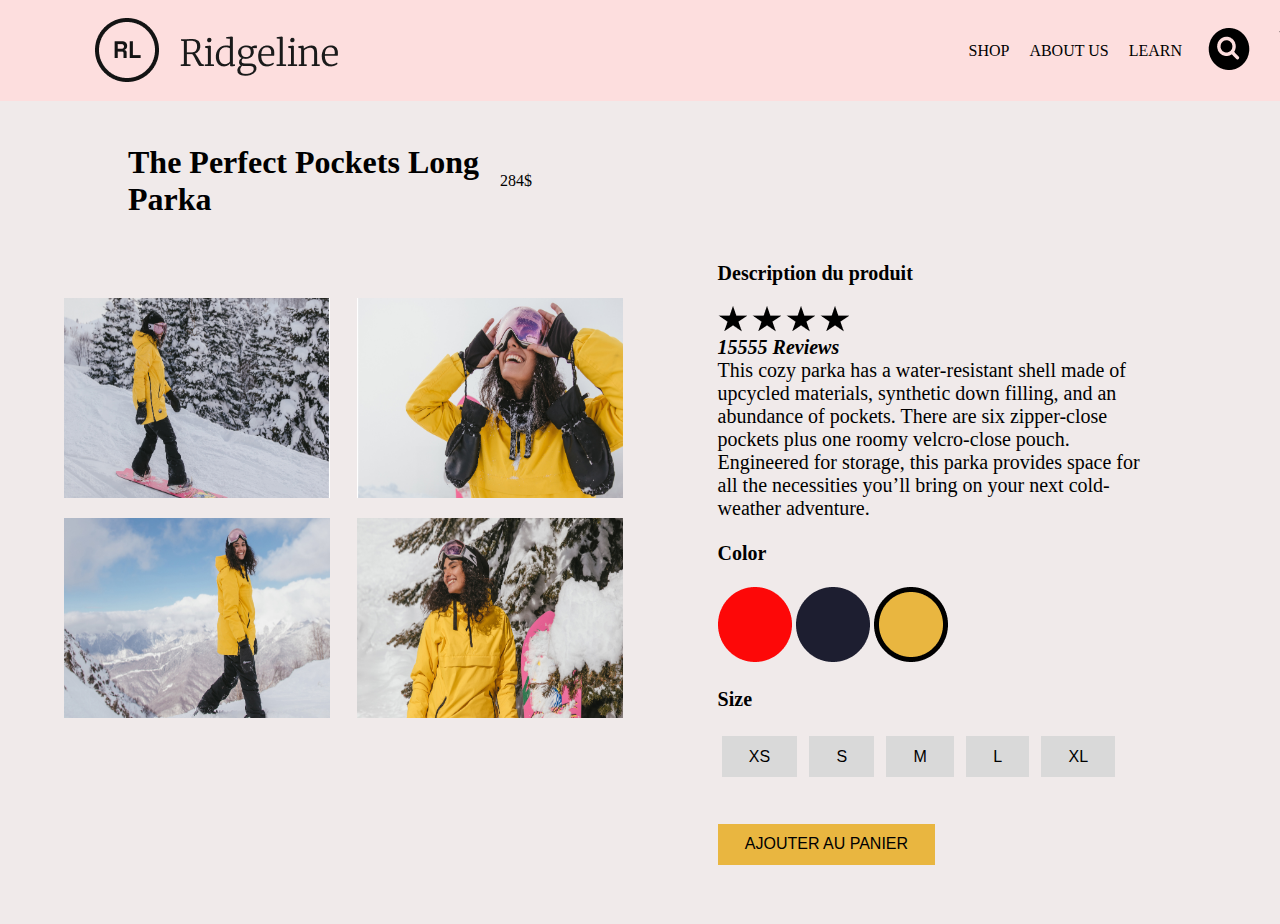
<file: index.html>
<!DOCTYPE html>
<html lang="en">
<head>
    <meta charset="UTF-8">
    <meta name="viewport" content="width=device-width, initial-scale=1.0">
    <title>RIDGELINE</title>
    <link rel="stylesheet" href="index.css">
</head>
<body>
    <header>
        <img src="./images/LOGO.png" alt="logo">
        <ul>
            <li> <a href="#">SHOP</a></li>
            <li><a href="#">ABOUT US</a></li>
            <li><a href="#">LEARN</a></li>
            <li ><img class="icone" src="images/search-circle 1clolor.png" alt="Search"></li>
            <li > <img src="images/cart 1color.png" alt="cart"  ></li>
        </ul>
        
    </header>

    <main>
        <section>
            <div class="title">
        <h1>The Perfect Pockets Long Parka</h1>
        <span>284$</span>  
    </div> 
        <div class="gridimage">
            <img src="images/Mdoel-Snowboard-Lg.jpg" alt="parka1">
            <img src="images/Model-Close Up-Lg.jpg" alt="parka">
            <img src="images/Model-Mountain-Lg.jpg" alt="parka">
            <img src="images/Model-Tree-Lg.jpg" alt="parka">
        </div>
    </section>
        <section>
        <div class="colonnegauche">
            <h2>Description du produit</h2>
            <img src="images/Star 1.png" alt="star">
            <img src="images/Star 1.png" alt="star">
            <img src="images/Star 1.png" alt="star">
            <img src="images/Star 1.png" alt="star"> <br>
            <p class="p-bold">15555 Reviews</p>
            <p>This cozy parka has a water-resistant shell made of upcycled materials, synthetic down filling, and an abundance of pockets. There are six zipper-close pockets plus one roomy velcro-close pouch. Engineered for storage, this parka provides 
            space for all the necessities you’ll bring on your next cold-weather adventure.</p>
            <h2>Color</h2>
            <img src="images/Ellipse 1.png" alt="Ellipse">
            <img src="images/Ellipse 2.png" alt="Ellipse">
            <img src="images/Ellipse 3.png" alt="Ellipse">
            <h2>Size</h2>
            <button class="btn">XS</button>
            <button class="btn">S</button>
            <button class="btn">M</button>
            <button class="btn">L</button>
            <button class="btn">XL</button>
            <button class="button_panier btn">AJOUTER AU PANIER</button>
        </div>
    </section>
    </main>
    
</body>
</html>
</file>
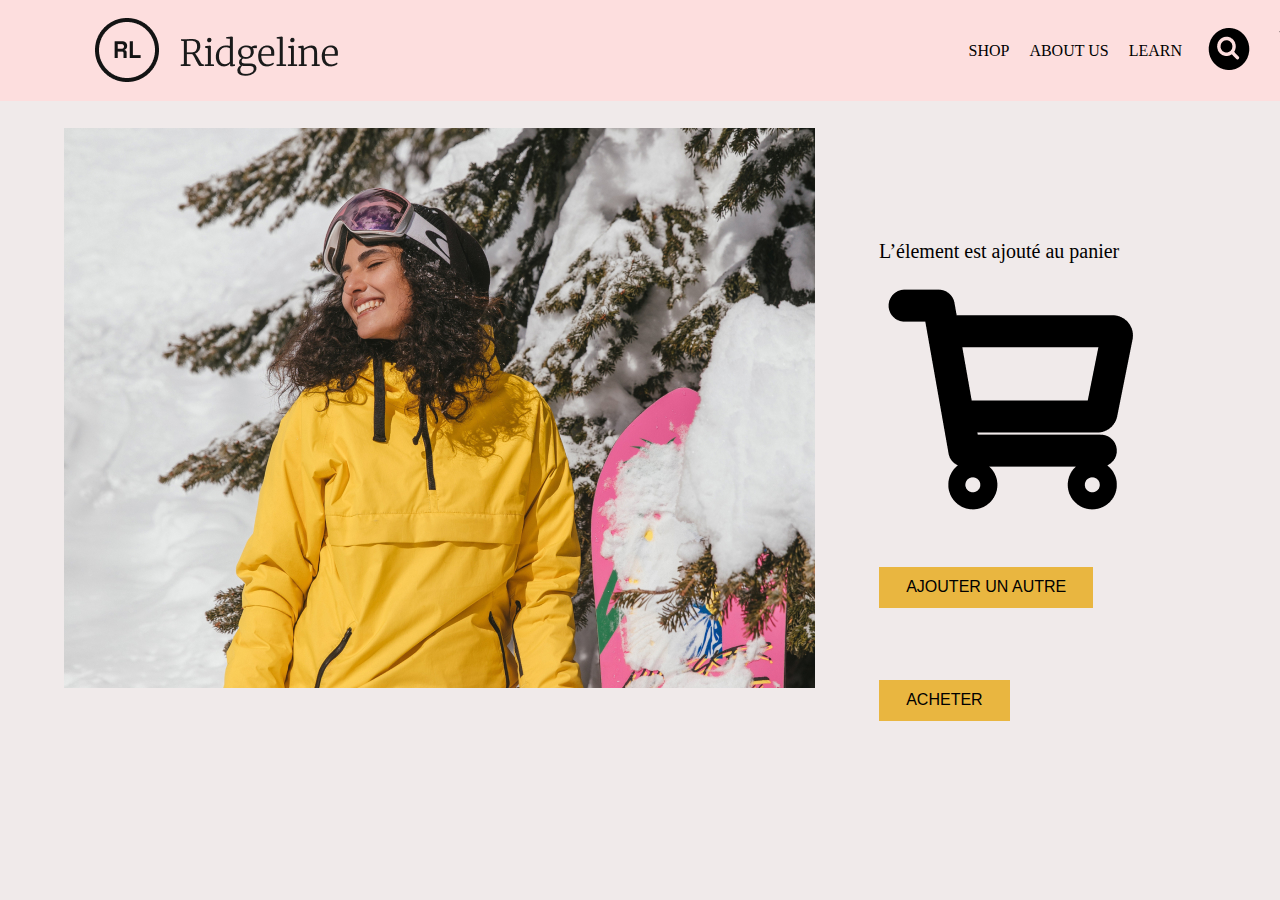
<file: index2.html>
<!DOCTYPE html>
<html lang="en">
<head>
    <meta charset="UTF-8">
    <meta name="viewport" content="width=device-width, initial-scale=1.0">
    <title>RIDGELINE</title>
    <link rel="stylesheet" href="index.css">
</head>
<body>
    <header>
        <img src="./images/LOGO.png" alt="logo">
        <ul>
            <li> <a href="#">SHOP</a></li>
            <li><a href="#">ABOUT US</a></li>
            <li><a href="#">LEARN</a></li>
            <li ><img class="icone" src="images/search-circle 1clolor.png" alt="Search"></li>
            <li > <img src="images/cart 1color.png" alt="cart"  ></li>
        </ul>
        
    </header>

    <main>
        <section>
           
        <div class=" image">
            <img src="images/Model-Tree-Lg.jpg" alt="parka">
        </div>
    </section>
        <section>
        <div class="colonnegauche">
            <p>L’élement est ajouté au panier</p>
            <img src="images/cart-outline 3.png" alt=""> <br>

            <button class="button_panier btn">AJOUTER UN AUTRE</button> <BR></BR>
            <button class="button_panier btn">ACHETER</button>
        </div>
    </section>
    </main>
    
</body>
</html>
</file>
<file: index.css>
*{
    background-color: #F0EAEA;
    margin: 0;
    padding: 0;
    
}
p,h2{
    font-family: 'open sans';
    font-size: 20px;
}
.p-bold{
    font-weight: bold;
    font-style: italic;
}
h2{
    margin: 5% 0;
}

a{
    text-decoration: none;
    background-color: #FDDEDE;
    color: black;
}

header{
    display: flex;
    justify-content: space-between;
    background-color: #FDDEDE;
    padding: 0 4em;
    position: fixed;
    width: 100%;
    top:0;
    left :0;
    
}
ul{
    background-color: #FDDEDE; 
    display: flex;
    align-items: center; 
}

li{
    background-color: #FDDEDE;
    margin: 10px;
 list-style-type: none;
}
main{
    display: flex;
    justify-content: space-between;
    gap: 5%;
    padding: 0 4em;
    margin-top: 8rem;
}
.title{
    display: flex;
    justify-content: space-between;
    align-items:center;
    padding: 1em 4em;
    /* font-family: 'open sans'; */
    /* font-size: 20px; */
    
}
.gridimage{
    display: grid;
    grid-template-columns: 1fr 1fr;
    grid-template-rows: 1fr 1fr;
    grid-gap:5%;
    margin-top:4em ;
}
.gridimage img {
    width:266px ;
    height: 200px;
    object-fit: fill;
}
.image{
    width:200px ;
    /* height: 200px; */
}
.colonnegauche{
    padding: 1em 4em;
    margin-top:6em ;
}
.btn{
    background-color: #D9D9D9;
    border: none;
    color: rgb(0, 0, 0);
    padding: 0.7em 1.7em;
    text-align: center;
    font-size: 16px;
    margin: 4px 4px;
    /* opacity: 0.6; */
    transition: 0.3s;
    display: inline-block;
    text-decoration: none;
    cursor: pointer;
}
.btn:hover{
    opacity: 1;
    color: #F0EAEA;
    background-color: #FD0808;
}
.button_panier{
    background-color:#E9B640 ;
    margin: 10% 0;

}
</file>
